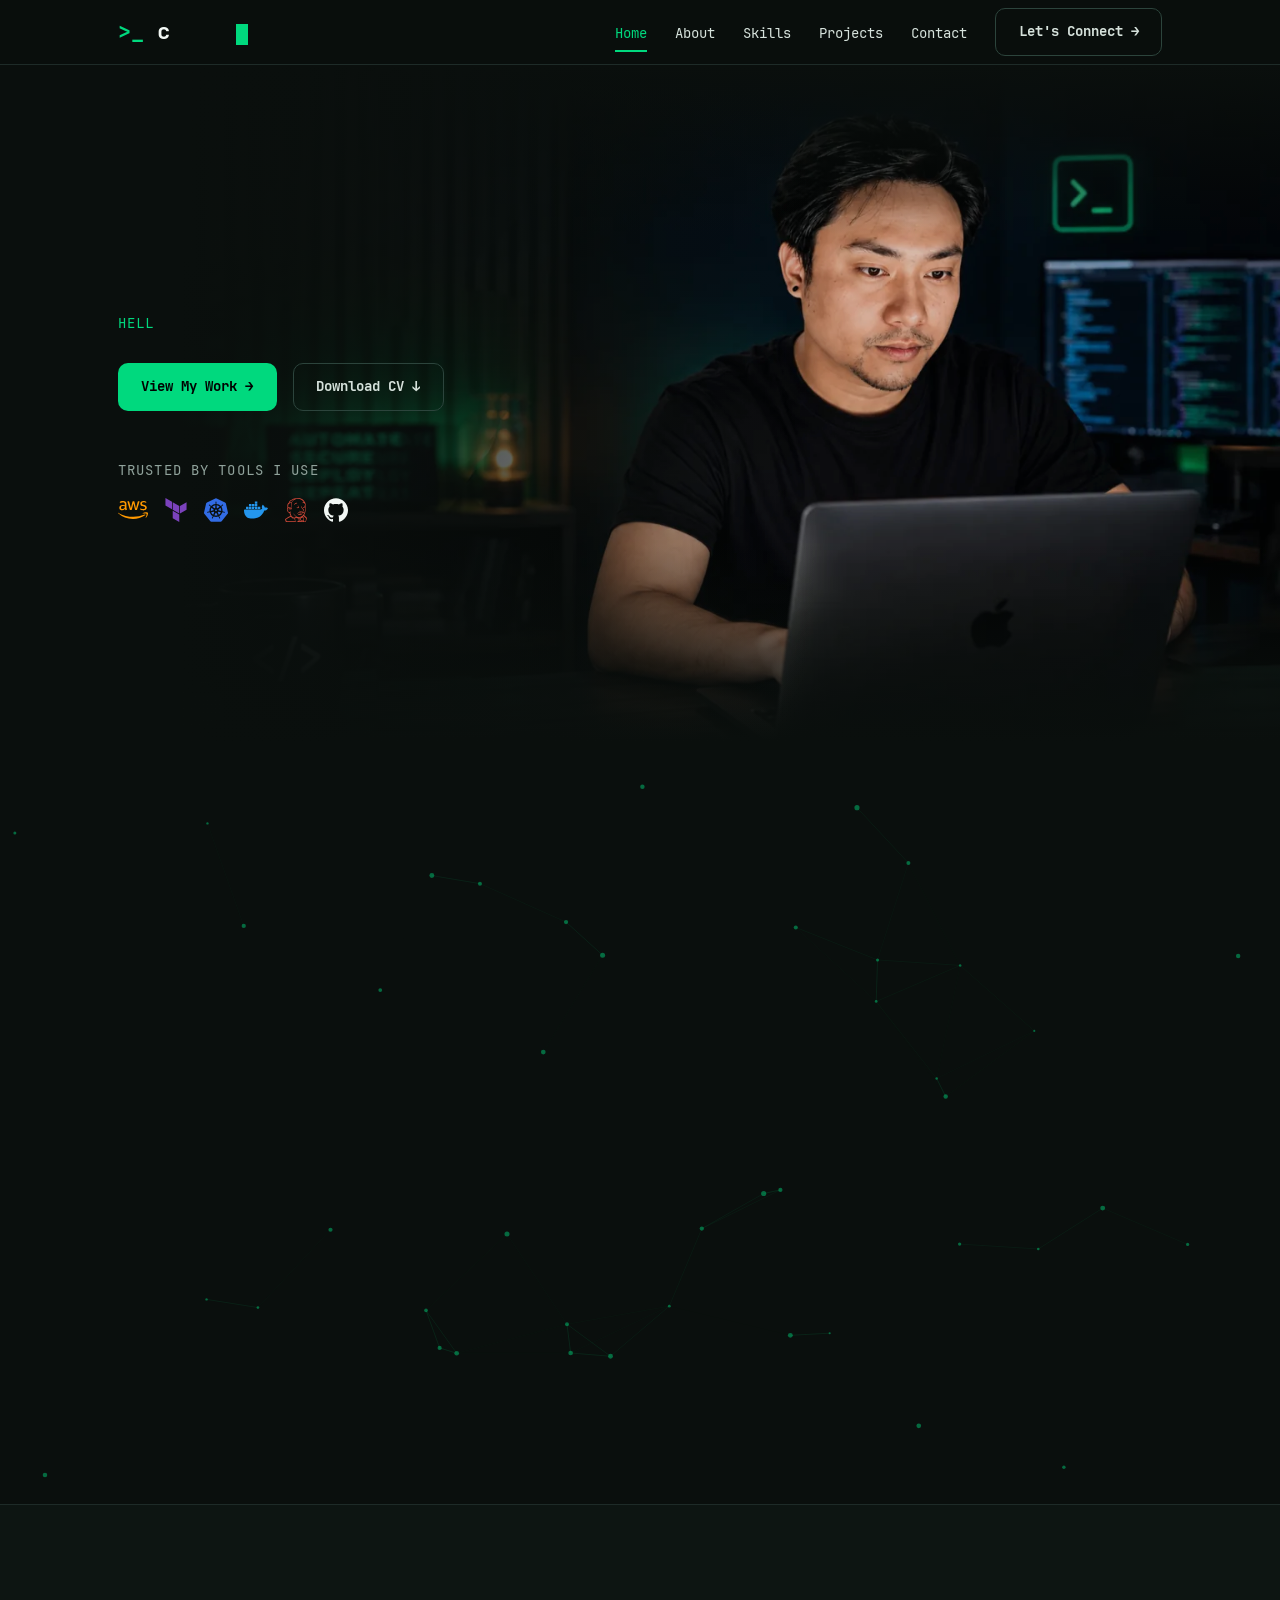
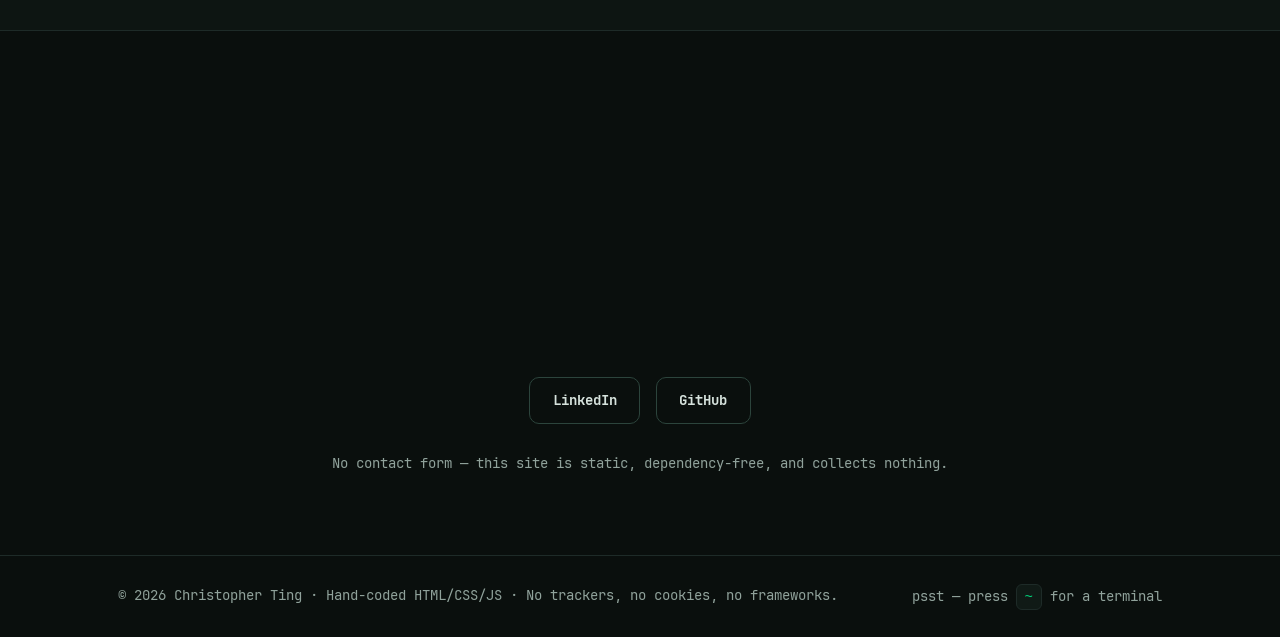
<file: index.html>
<!DOCTYPE html>
<html lang="en">
<head>
  <meta charset="utf-8">
  <meta name="viewport" content="width=device-width, initial-scale=1">
  <meta http-equiv="Content-Security-Policy" content="default-src 'none'; script-src 'self'; style-src 'self'; img-src 'self'; font-src 'self'; base-uri 'none'; form-action 'none'">
  <meta name="referrer" content="no-referrer">
  <meta name="color-scheme" content="dark">
  <title>Christopher Ting — DevOps &amp; SecOps Engineer</title>
  <meta name="description" content="Systems Administrator turned DevOps / SecOps Engineer in Ottawa. 7+ years running secure, automated, observable hybrid infrastructure — AWS, EKS, Terraform, Jenkins, SIEM, SOC 2.">

  <link rel="canonical" href="https://cj-ting.github.io/cj_portfolio/">
  <meta property="og:type" content="website">
  <meta property="og:title" content="Christopher Ting — DevOps &amp; SecOps Engineer">
  <meta property="og:description" content="Secure, automated, observable infrastructure. 7+ years across DevOps and security operations.">
  <meta property="og:image" content="https://cj-ting.github.io/cj_portfolio/assets/img/og-image.png">
  <meta name="twitter:card" content="summary_large_image">
  <link rel="icon" href="assets/img/favicon.svg" type="image/svg+xml">
  <link rel="apple-touch-icon" href="assets/img/apple-touch-icon.png">
  <link rel="stylesheet" href="css/tokens.css">
  <link rel="stylesheet" href="css/base.css">
  <link rel="stylesheet" href="css/layout.css">
  <link rel="stylesheet" href="css/components.css">
  <script type="module" src="js/main.js"></script>
</head>
<body>
  <a class="skip-link" href="#main">Skip to content</a>

  <header class="site-header">
    <nav class="nav container" aria-label="Main">
      <a class="nav__brand" href="#home"><span class="nav__brand-glyph" aria-hidden="true">&gt;_</span> <span class="nav__brand-name">cj-ops</span><span class="nav__brand-cursor" aria-hidden="true"></span></a>
      <button class="nav__toggle" type="button" aria-expanded="false" aria-controls="nav-menu">
        <span class="nav__toggle-bar" aria-hidden="true"></span>
        <span class="visually-hidden">Menu</span>
      </button>
      <ul class="nav__menu" id="nav-menu">
        <li><a href="#home" aria-current="page">Home</a></li>
        <li><a href="#about">About</a></li>
        <li><a href="#skills">Skills</a></li>
        <li><a href="#projects">Projects</a></li>
        <li><a href="#contact">Contact</a></li>
        <li><a class="btn btn--ghost nav__cta" href="#contact">Let's Connect <span aria-hidden="true">→</span></a></li>
      </ul>
    </nav>
  </header>

  <main id="main">

    <!-- ============ HERO ============ -->
    <section class="hero" id="home">
      <div class="hero__photo">
        <picture>
          <source type="image/webp" srcset="assets/img/hero-960.webp 960w, assets/img/hero-1536.webp 1536w" sizes="100vw">
          <img src="assets/img/hero-1536.webp" alt="Christopher Ting working at a laptop in a dark, terminal-lit workspace" width="1536" height="890" fetchpriority="high">
        </picture>
      </div>
      <div class="container hero__grid">
        <div class="hero__copy">
          <p class="hero__kicker" data-type>Hello, I'm</p>
          <h1 class="hero__title" data-type>CJ Ting</h1>
          <p class="hero__role" data-type-rich><span class="accent">DevOps</span> &amp; <span class="accent">SecOps</span> Engineer</p>
          <p class="hero__sub" data-type-out>7+ years of hands-on experience supporting secure Linux and Windows environments — three years owning IT and security operations, then moving to DevOps to manage AWS infrastructure, EKS access control, and CI/CD automation. I like infrastructure that is boring in the best way: patched, monitored, documented, and recoverable.</p>
          <div class="hero__cta">
            <a class="btn btn--solid" href="#projects">View My Work <span aria-hidden="true">→</span></a>
            <a class="btn btn--ghost" href="cv.html">Download CV <span aria-hidden="true">↓</span></a>
          </div>
          <div class="hero__trust">
            <p class="hero__trust-label">TRUSTED BY TOOLS I USE</p>
            <ul class="tool-strip">
              <li><img src="assets/img/logos/aws.svg" alt="AWS" width="30" height="24"></li>
              <li><img src="assets/img/logos/terraform.svg" alt="Terraform" width="24" height="24"></li>
              <li><img src="assets/img/logos/kubernetes.svg" alt="Kubernetes" width="24" height="24"></li>
              <li><img src="assets/img/logos/docker.svg" alt="Docker" width="24" height="24"></li>
              <li><img src="assets/img/logos/jenkins.svg" alt="Jenkins" width="24" height="24"></li>
              <li><img src="assets/img/logos/github.svg" alt="GitHub" width="24" height="24"></li>
            </ul>
          </div>
        </div>
        <div class="hero__media" aria-hidden="true"></div>
      </div>
    </section>

    <!-- ============ ABOUT ============ -->
    <section class="section about" id="about">
      <canvas class="about__canvas" aria-hidden="true"></canvas>
      <div class="container">
        <div class="term about-term reveal">
          <div class="term__bar">
            <span class="term__dot"></span><span class="term__dot"></span><span class="term__dot"></span>
            <span class="term__title">cj@localhost:~</span>
          </div>
          <div class="term__body about-term__body" data-type-trigger>
            <p class="term__line"><span class="term__prompt">cj@localhost:~$</span> <span class="term__cmd" data-type>cat about_me.txt</span></p>
            <div class="about-term__output">
              <div class="about-term__col">
                <h2 class="about-term__heading"><span aria-hidden="true">&gt;</span> About Me</h2>
                <p data-type-out>DevOps &amp; SecOps engineer with 7+ years running secure Linux and Windows hybrid environments. At Slice Labs I've worn both hats — three years owning IT and security operations (SOC 2 readiness, SIEM monitoring, incident response), then moving to DevOps to manage AWS infrastructure, EKS access control, and CI/CD automation.</p>
                <h3 class="about-term__heading about-term__heading--gap"><span aria-hidden="true">&gt;</span> Experience Summary</h3>
                <div class="about-term__stats">
                  <div class="stat">
                    <p class="stat__num"><span data-counter data-target="7">7</span>+</p>
                    <p class="stat__label">Years Experience</p>
                  </div>
                  <div class="stat">
                    <p class="stat__num"><span data-counter data-target="25">25</span>+</p>
                    <p class="stat__label">Technologies</p>
                  </div>
                  <div class="stat">
                    <p class="stat__num"><span data-counter data-target="2">2</span></p>
                    <p class="stat__label">Disciplines</p>
                  </div>
                </div>
              </div>
              <div class="about-term__col">
                <h2 class="about-term__heading"><span aria-hidden="true">&gt;</span> What I Focus On</h2>
                <ul class="focus-list">
                  <li>
                    <span class="focus-list__icon" aria-hidden="true">⚙</span>
                    <div>
                      <h3>Automation</h3>
                      <p>Terraform, Jenkins, Bash and Python. If I have to do it twice, I script it.</p>
                    </div>
                  </li>
                  <li>
                    <span class="focus-list__icon" aria-hidden="true">🛡</span>
                    <div>
                      <h3>Security</h3>
                      <p>IAM, SIEM monitoring, incident response, and SOC 2 readiness — a daily practice, not an audit-week scramble.</p>
                    </div>
                  </li>
                  <li>
                    <span class="focus-list__icon" aria-hidden="true">📈</span>
                    <div>
                      <h3>Reliability</h3>
                      <p>Monitoring, alerting, and disaster recovery planning. Catch it before users do.</p>
                    </div>
                  </li>
                </ul>
              </div>
            </div>
            <p class="term__line"><span class="term__prompt">cj@localhost:~$</span> <span class="term__cursor" aria-hidden="true"></span></p>
          </div>
        </div>
      </div>
    </section>

    <!-- ============ SKILLS ============ -->
    <section class="section section--alt" id="skills">
      <div class="container">
        <h2 class="section__title reveal"><span class="section__hash" aria-hidden="true">##</span> Technologies &amp; Tools</h2>
        <ul class="tech-grid">
          <li class="tech-grid__item reveal">
            <img src="assets/img/logos/aws.svg" alt="" width="35" height="28">
            <span class="tech-grid__label">AWS</span>
          </li>
          <li class="tech-grid__item reveal">
            <img src="assets/img/logos/terraform.svg" alt="" width="28" height="28">
            <span class="tech-grid__label">Terraform</span>
          </li>
          <li class="tech-grid__item reveal">
            <img src="assets/img/logos/kubernetes.svg" alt="" width="28" height="28">
            <span class="tech-grid__label">Kubernetes</span>
          </li>
          <li class="tech-grid__item reveal">
            <img src="assets/img/logos/docker.svg" alt="" width="28" height="28">
            <span class="tech-grid__label">Docker</span>
          </li>
          <li class="tech-grid__item reveal">
            <img src="assets/img/logos/jenkins.svg" alt="" width="28" height="28">
            <span class="tech-grid__label">Jenkins</span>
          </li>
          <li class="tech-grid__item reveal">
            <img src="assets/img/logos/github.svg" alt="" width="28" height="28">
            <span class="tech-grid__label">GitHub</span>
          </li>
          <li class="tech-grid__item reveal">
            <img src="assets/img/logos/datadog.svg" alt="" width="28" height="28">
            <span class="tech-grid__label">DataDog</span>
          </li>
          <li class="tech-grid__item reveal">
            <img src="assets/img/logos/splunk.svg" alt="" width="28" height="28">
            <span class="tech-grid__label">Splunk</span>
          </li>
          <li class="tech-grid__item reveal">
            <img src="assets/img/logos/vscode.svg" alt="" width="28" height="28">
            <span class="tech-grid__label">VS Code</span>
          </li>
          <li class="tech-grid__item reveal">
            <img src="assets/img/logos/claude.svg" alt="" width="28" height="28">
            <span class="tech-grid__label">Claude</span>
          </li>
        </ul>
      </div>
    </section>

    <!-- ============ WHAT I DO ============ -->
    <section class="section" id="services">
      <div class="container">
        <h2 class="section__title reveal"><span class="section__hash" aria-hidden="true">##</span> What I Do</h2>
        <div class="services__grid">
          <div class="card card--tilt reveal">
            <span class="card__icon" aria-hidden="true">☁</span>
            <h3>Cloud Infrastructure</h3>
            <p>Design and manage secure, highly available AWS infrastructure — networking, compute, storage, and IAM.</p>
            <a class="card__link" href="#projects">Learn more <span aria-hidden="true">→</span></a>
          </div>
          <div class="card card--tilt reveal">
            <span class="card__icon" aria-hidden="true">🔁</span>
            <h3>CI/CD Automation</h3>
            <p>Automated build and deployment pipelines with Jenkins, Terraform, and Docker — repeatable and auditable.</p>
            <a class="card__link" href="#projects">Learn more <span aria-hidden="true">→</span></a>
          </div>
          <div class="card card--tilt reveal">
            <span class="card__icon" aria-hidden="true">🔐</span>
            <h3>Security &amp; Compliance</h3>
            <p>SIEM monitoring, incident response, and SOC 2 readiness — policy, controls, and audit evidence.</p>
            <a class="card__link" href="#projects">Learn more <span aria-hidden="true">→</span></a>
          </div>
        </div>
      </div>
    </section>

    <!-- ============ PROJECTS ============ -->
    <section class="section section--alt" id="projects">
      <div class="container">
        <h2 class="section__title reveal"><span class="section__hash" aria-hidden="true">##</span> Featured Projects</h2>
        <p class="section__lede reveal">Case studies from real production work. No inflated numbers — just what I actually run.</p>
        <div class="projects__grid">
          <article class="card card--tilt project reveal">
            <div class="project__thumb-wrap">
              <span class="project__tag">AWS + Terraform</span>
              <img class="project__thumb" src="assets/img/proj-eks.svg" alt="" width="640" height="360" loading="lazy">
            </div>
            <div class="project__body">
              <h3>Secure EKS Infrastructure &amp; Access Control</h3>
              <p>IAM-based access control and resource allocation for containerized workloads on Amazon EKS, alongside firewall, VPN, and encryption management.</p>
              <ul class="tags"><li>AWS</li><li>EKS</li><li>IAM</li><li>Kubernetes</li></ul>
              <a class="project__link" href="cv.html">View Project <span aria-hidden="true">→</span></a>
            </div>
          </article>
          <article class="card card--tilt project reveal">
            <div class="project__thumb-wrap">
              <span class="project__tag">Jenkins + Docker</span>
              <img class="project__thumb" src="assets/img/proj-cicd.svg" alt="" width="640" height="360" loading="lazy">
            </div>
            <div class="project__body">
              <h3>CI/CD Pipeline Automation</h3>
              <p>Automated CI/CD pipelines using Jenkins, Terraform, and Docker to standardize and secure deployment workflows.</p>
              <ul class="tags"><li>Jenkins</li><li>Terraform</li><li>Docker</li><li>Git</li></ul>
              <a class="project__link" href="cv.html">View Project <span aria-hidden="true">→</span></a>
            </div>
          </article>
          <article class="card card--tilt project reveal">
            <div class="project__thumb-wrap">
              <span class="project__tag">SOC 2 + SIEM</span>
              <img class="project__thumb" src="assets/img/proj-soc2.svg" alt="" width="640" height="360" loading="lazy">
            </div>
            <div class="project__body">
              <h3>SOC 2 Readiness &amp; Security Operations</h3>
              <p>Drove SOC 2 readiness — policy and control review, audit evidence collection — while running day-to-day SIEM alert triage and incident response.</p>
              <ul class="tags"><li>SOC 2</li><li>SIEM</li><li>Incident Response</li><li>Pen Testing</li></ul>
              <a class="project__link" href="cv.html">View Project <span aria-hidden="true">→</span></a>
            </div>
          </article>
        </div>
      </div>
    </section>

    <!-- ============ CONTACT ============ -->
    <section class="section contact" id="contact">
      <div class="container">
        <h2 class="section__title reveal"><span class="section__hash" aria-hidden="true">##</span> Contact</h2>
        <div class="cta-bar reveal">
          <span class="cta-bar__icon" aria-hidden="true">✈</span>
          <div class="cta-bar__text">
            <h3>Let's build something great together!</h3>
            <p>Open to DevOps and SecOps roles — Ottawa or remote.</p>
          </div>
          <!-- Email assembled at runtime from data parts; no address in source. -->
          <a class="btn btn--solid cta-bar__btn" href="#contact" data-email data-u="sennahojrehpotsirhc" data-d="moc.liamg">Get In Touch <span aria-hidden="true">→</span></a>
        </div>
        <div class="contact__links">
          <a class="btn btn--ghost" href="https://www.linkedin.com/in/christopher-ting-51550a16" rel="noopener noreferrer">LinkedIn</a>
          <a class="btn btn--ghost" href="https://github.com/cj-ting" rel="noopener noreferrer">GitHub</a>
        </div>
        <noscript><p class="contact__noscript">Email: christopherjohannes [at] gmail [dot] com</p></noscript>
        <p class="contact__note">No contact form — this site is static, dependency-free, and collects nothing.</p>
      </div>
    </section>
  </main>

  <footer class="footer">
    <div class="container footer__inner">
      <p>© 2026 Christopher Ting · Hand-coded HTML/CSS/JS · No trackers, no cookies, no frameworks.</p>
      <p class="footer__hint">psst — press <button class="footer__key" type="button" data-term-open><kbd>~</kbd></button> for a terminal</p>
    </div>
  </footer>

  <!-- ============ TERMINAL EASTER EGG ============ -->
  <dialog class="termdialog" aria-label="Interactive terminal">
    <div class="term term--dialog">
      <div class="term__bar">
        <span class="term__dot"></span><span class="term__dot"></span><span class="term__dot"></span>
        <span class="term__title">guest@cj-ops:~</span>
        <button class="termdialog__close" type="button" data-term-close aria-label="Close terminal">✕</button>
      </div>
      <div class="term__body termdialog__body">
        <div class="termdialog__log" aria-live="polite"></div>
        <p class="termdialog__row">
          <label class="term__prompt" for="term-input">$</label>
          <input class="termdialog__input" id="term-input" type="text" autocomplete="off" autocapitalize="off" spellcheck="false" enterkeyhint="send" placeholder="type 'help'">
        </p>
      </div>
    </div>
  </dialog>
</body>
</html>
</file>
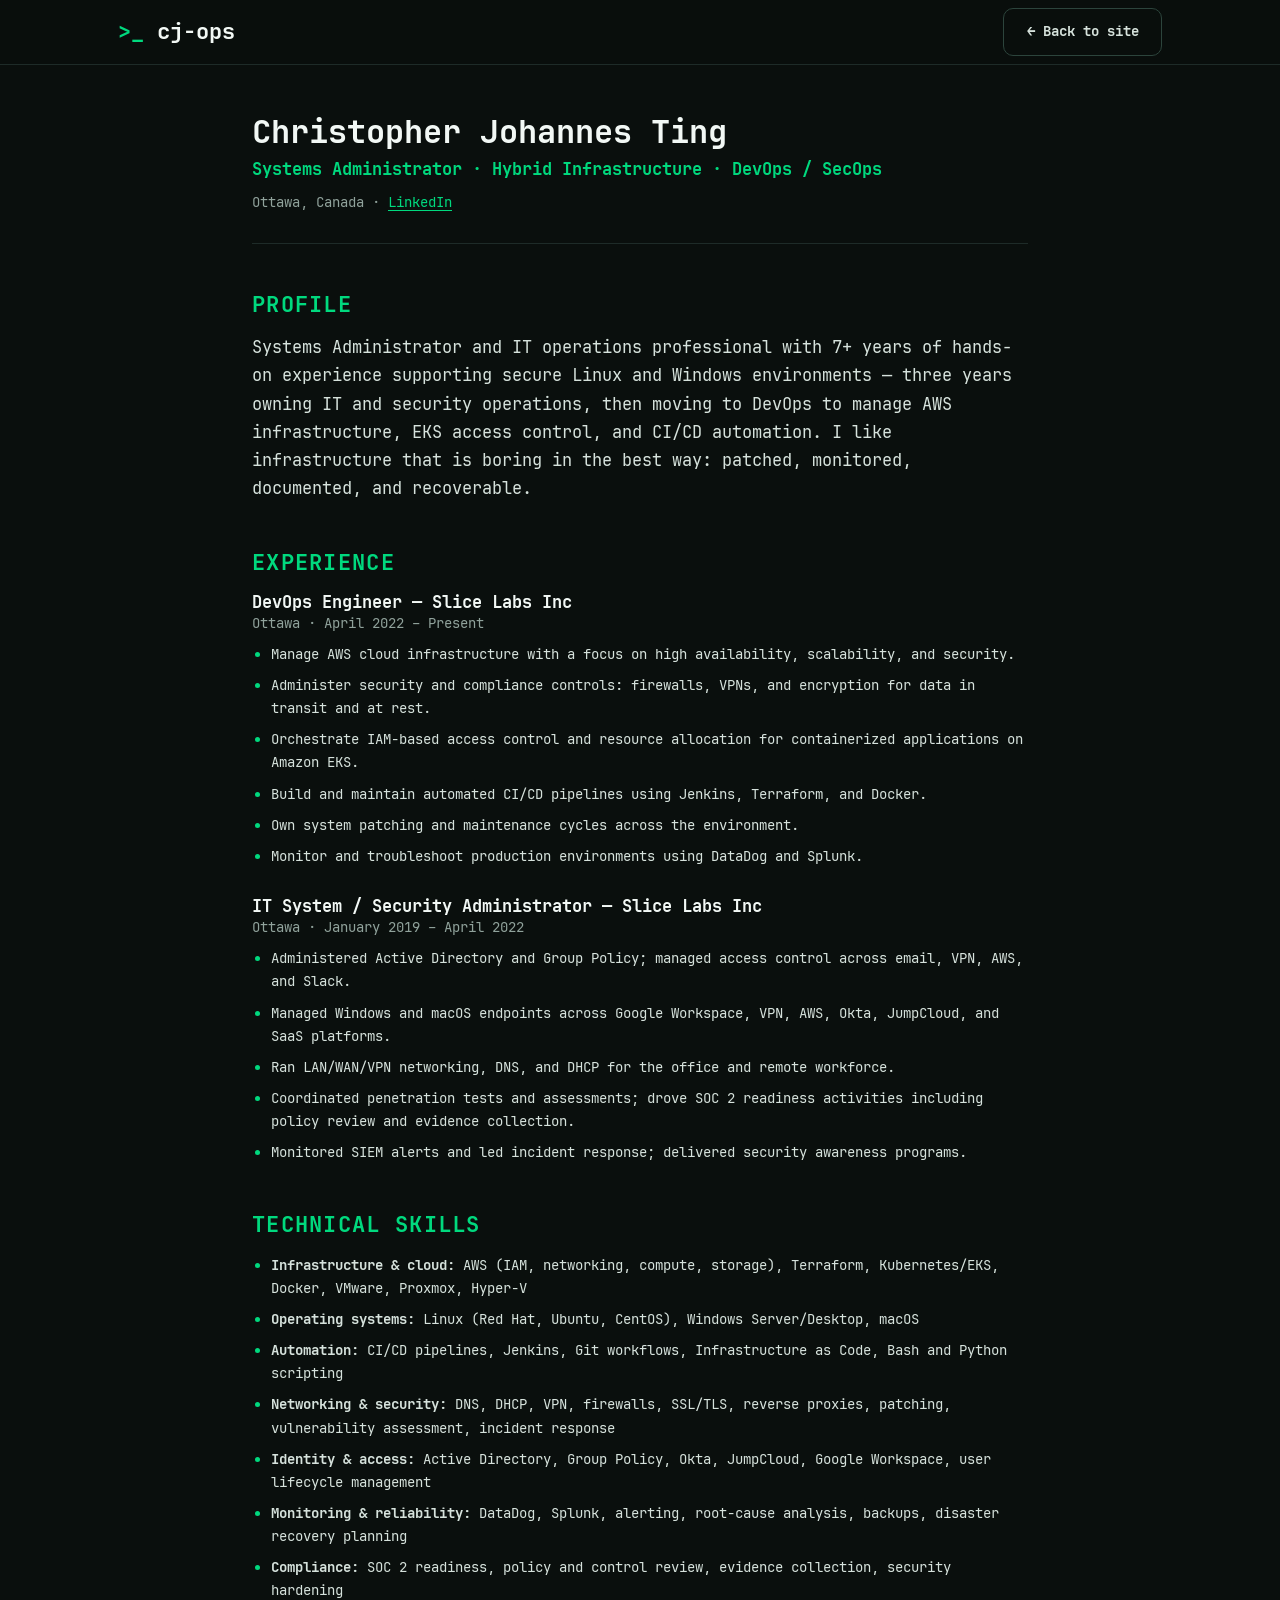
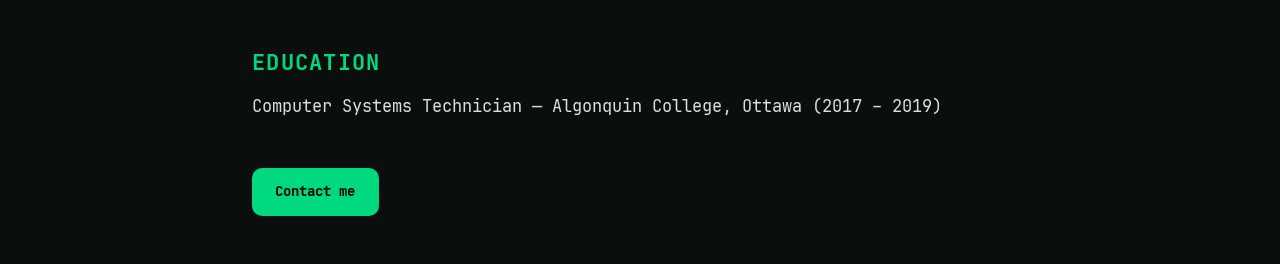
<file: cv.html>
<!DOCTYPE html>
<html lang="en">
<head>
  <meta charset="utf-8">
  <meta name="viewport" content="width=device-width, initial-scale=1">
  <meta http-equiv="Content-Security-Policy" content="default-src 'none'; style-src 'self'; img-src 'self'; font-src 'self'; base-uri 'none'; form-action 'none'">
  <meta name="referrer" content="no-referrer">
  <meta name="color-scheme" content="dark light">
  <title>CV — Christopher Ting</title>
  <meta name="description" content="CV of Christopher Ting, Systems Administrator / DevOps / SecOps, Ottawa.">
  <link rel="icon" href="assets/img/favicon.svg" type="image/svg+xml">
  <link rel="stylesheet" href="css/tokens.css">
  <link rel="stylesheet" href="css/base.css">
  <link rel="stylesheet" href="css/layout.css">
  <link rel="stylesheet" href="css/components.css">
  <link rel="stylesheet" href="css/cv.css">
</head>
<body>
  <a class="skip-link" href="#cv">Skip to content</a>
  <header class="site-header">
    <nav class="nav container" aria-label="Main">
      <a class="nav__brand" href="./"><span class="nav__brand-glyph" aria-hidden="true">&gt;_</span> cj-ops</a>
      <a class="btn btn--ghost" href="./">← Back to site</a>
    </nav>
  </header>

  <main class="cv" id="cv">
    <header>
      <h1>Christopher Johannes Ting</h1>
      <p class="cv__role">Systems Administrator · Hybrid Infrastructure · DevOps / SecOps</p>
      <p class="cv__meta">Ottawa, Canada · <a href="https://www.linkedin.com/in/christopher-ting-51550a16">LinkedIn</a></p>
    </header>

    <section aria-labelledby="cv-objective">
      <h2 id="cv-objective">Profile</h2>
      <p>Systems Administrator and IT operations professional with 7+ years of hands-on experience supporting secure Linux and Windows environments — three years owning IT and security operations, then moving to DevOps to manage AWS infrastructure, EKS access control, and CI/CD automation. I like infrastructure that is boring in the best way: patched, monitored, documented, and recoverable.</p>
    </section>

    <section aria-labelledby="cv-exp">
      <h2 id="cv-exp">Experience</h2>

      <div class="cv__job">
        <h3>DevOps Engineer — Slice Labs Inc</h3>
        <p class="cv__where">Ottawa · April 2022 – Present</p>
        <ul>
          <li>Manage AWS cloud infrastructure with a focus on high availability, scalability, and security.</li>
          <li>Administer security and compliance controls: firewalls, VPNs, and encryption for data in transit and at rest.</li>
          <li>Orchestrate IAM-based access control and resource allocation for containerized applications on Amazon EKS.</li>
          <li>Build and maintain automated CI/CD pipelines using Jenkins, Terraform, and Docker.</li>
          <li>Own system patching and maintenance cycles across the environment.</li>
          <li>Monitor and troubleshoot production environments using DataDog and Splunk.</li>
        </ul>
      </div>

      <div class="cv__job">
        <h3>IT System / Security Administrator — Slice Labs Inc</h3>
        <p class="cv__where">Ottawa · January 2019 – April 2022</p>
        <ul>
          <li>Administered Active Directory and Group Policy; managed access control across email, VPN, AWS, and Slack.</li>
          <li>Managed Windows and macOS endpoints across Google Workspace, VPN, AWS, Okta, JumpCloud, and SaaS platforms.</li>
          <li>Ran LAN/WAN/VPN networking, DNS, and DHCP for the office and remote workforce.</li>
          <li>Coordinated penetration tests and assessments; drove SOC 2 readiness activities including policy review and evidence collection.</li>
          <li>Monitored SIEM alerts and led incident response; delivered security awareness programs.</li>
        </ul>
      </div>
    </section>

    <section aria-labelledby="cv-skills">
      <h2 id="cv-skills">Technical Skills</h2>
      <ul>
        <li><strong>Infrastructure &amp; cloud:</strong> AWS (IAM, networking, compute, storage), Terraform, Kubernetes/EKS, Docker, VMware, Proxmox, Hyper-V</li>
        <li><strong>Operating systems:</strong> Linux (Red Hat, Ubuntu, CentOS), Windows Server/Desktop, macOS</li>
        <li><strong>Automation:</strong> CI/CD pipelines, Jenkins, Git workflows, Infrastructure as Code, Bash and Python scripting</li>
        <li><strong>Networking &amp; security:</strong> DNS, DHCP, VPN, firewalls, SSL/TLS, reverse proxies, patching, vulnerability assessment, incident response</li>
        <li><strong>Identity &amp; access:</strong> Active Directory, Group Policy, Okta, JumpCloud, Google Workspace, user lifecycle management</li>
        <li><strong>Monitoring &amp; reliability:</strong> DataDog, Splunk, alerting, root-cause analysis, backups, disaster recovery planning</li>
        <li><strong>Compliance:</strong> SOC 2 readiness, policy and control review, evidence collection, security hardening</li>
      </ul>
    </section>

    <section aria-labelledby="cv-edu">
      <h2 id="cv-edu">Education</h2>
      <p>Computer Systems Technician — Algonquin College, Ottawa (2017 – 2019)</p>
    </section>

    <p class="cv__actions">
      <a class="btn btn--solid" href="./#contact">Contact me</a>
    </p>
  </main>
</body>
</html>
</file>
<file: css/tokens.css>
/* Design tokens — single source of truth for the theme. */
:root {
  /* color */
  --bg: #0a0f0d;
  --bg-raise: #0d1512;
  --surface: #101a16;
  --surface-2: #13201b;
  --border: #1e2b28;
  --border-bright: #2c443c;
  --accent: #00d97e;
  --accent-strong: #35eb9e;
  --accent-dim: rgba(0, 217, 126, 0.14);
  --accent-glow: rgba(0, 217, 126, 0.35);
  --text: #d6e2dc;
  --text-strong: #f2f8f5;
  --muted: #90a29b;

  /* type */
  --font-mono: "JetBrains Mono", ui-monospace, "Cascadia Mono", "SF Mono", Menlo, Consolas, monospace;
  --fs-sm: clamp(0.8rem, 0.78rem + 0.12vw, 0.875rem);
  --fs-base: clamp(0.95rem, 0.9rem + 0.25vw, 1.0625rem);
  --fs-md: clamp(1.1rem, 1rem + 0.5vw, 1.35rem);
  --fs-lg: clamp(1.4rem, 1.2rem + 1vw, 2rem);
  --fs-xl: clamp(2rem, 1.5rem + 2.6vw, 3.6rem);

  /* space & shape */
  --space-1: 0.25rem;
  --space-2: 0.5rem;
  --space-3: 1rem;
  --space-4: 1.75rem;
  --space-5: 3rem;
  --space-6: 5rem;
  --radius: 10px;
  --radius-lg: 14px;
  --shadow-glow: 0 0 0 1px var(--border-bright), 0 0 28px var(--accent-dim);
  --container: 1100px;

  /* motion */
  --ease: cubic-bezier(0.22, 1, 0.36, 1);
  --dur: 500ms;
}
</file>
<file: css/base.css>
/* Fonts — self-hosted, no CDN. */
@font-face {
  font-family: "JetBrains Mono";
  src: url("../assets/fonts/jetbrains-mono-400.woff2") format("woff2");
  font-weight: 400;
  font-style: normal;
  font-display: swap;
}
@font-face {
  font-family: "JetBrains Mono";
  src: url("../assets/fonts/jetbrains-mono-700.woff2") format("woff2");
  font-weight: 700;
  font-style: normal;
  font-display: swap;
}

/* Reset */
*, *::before, *::after { box-sizing: border-box; }
* { margin: 0; }
html { color-scheme: dark; }
img, picture, svg, canvas { display: block; max-width: 100%; height: auto; }
input, button { font: inherit; }
ul[class] { list-style: none; padding: 0; }
p, h1, h2, h3 { overflow-wrap: break-word; }

body {
  background: var(--bg);
  color: var(--text);
  font-family: var(--font-mono);
  font-size: var(--fs-base);
  line-height: 1.65;
  -webkit-font-smoothing: antialiased;
}

h1, h2, h3 { color: var(--text-strong); line-height: 1.2; text-wrap: balance; }

a { color: var(--accent); text-decoration-thickness: 1px; text-underline-offset: 3px; }
a:hover { color: var(--accent-strong); }

::selection { background: var(--accent); color: var(--bg); }

/* Focus — always visible, never removed. */
:focus-visible {
  outline: 2px solid var(--accent);
  outline-offset: 3px;
  border-radius: 2px;
}

/* Smooth scrolling only for those who allow motion. */
@media (prefers-reduced-motion: no-preference) {
  html { scroll-behavior: smooth; }
}
html { scroll-padding-top: 5rem; }

/* Skip link */
.skip-link {
  position: absolute;
  left: var(--space-3);
  top: var(--space-3);
  z-index: 100;
  padding: var(--space-2) var(--space-3);
  background: var(--accent);
  color: var(--bg);
  font-weight: 700;
  text-decoration: none;
  border-radius: var(--radius);
  transform: translateY(-300%);
}
.skip-link:focus { transform: none; }

.visually-hidden {
  position: absolute;
  width: 1px; height: 1px;
  padding: 0; margin: -1px;
  overflow: hidden;
  clip-path: inset(50%);
  white-space: nowrap;
}

.accent { color: var(--accent); }

/*
 * Scroll-reveal gating: content is fully visible by default (the no-JS floor).
 * Only when JS has loaded (html.js-enabled) do reveal elements start hidden.
 * Uses the standalone `translate` property (not `transform`) so it never
 * collides with a component's own hover transform (e.g. a magnify effect).
 */
.js-enabled .reveal {
  opacity: 0;
  translate: 0 22px;
  transition: opacity var(--dur) var(--ease), translate var(--dur) var(--ease);
}
.js-enabled .reveal.is-visible { opacity: 1; translate: none; }

/* Global kill switch: reduced motion disables every animation and transition. */
@media (prefers-reduced-motion: reduce) {
  *, *::before, *::after {
    animation-duration: 0.01ms !important;
    animation-iteration-count: 1 !important;
    transition-duration: 0.01ms !important;
  }
  .js-enabled .reveal { opacity: 1; translate: none; }
}
</file>
<file: css/layout.css>
.container {
  max-width: var(--container);
  margin-inline: auto;
  padding-inline: var(--space-4);
}

/* ---------- Header / nav ---------- */
.site-header {
  position: sticky;
  top: 0;
  z-index: 50;
  background: color-mix(in srgb, var(--bg) 82%, transparent);
  backdrop-filter: blur(10px);
  -webkit-backdrop-filter: blur(10px);
  border-bottom: 1px solid var(--border);
}
.nav {
  display: flex;
  align-items: center;
  justify-content: space-between;
  gap: var(--space-3);
  min-height: 4rem;
}
.nav__brand {
  font-weight: 700;
  font-size: var(--fs-md);
  color: var(--text-strong);
  text-decoration: none;
  white-space: nowrap;
}
.nav__brand-glyph { color: var(--accent); }
.nav__brand-name { display: inline-block; min-width: 6ch; }
.nav__brand-cursor {
  display: inline-block;
  width: 0.55em;
  height: 1em;
  margin-left: 1px;
  background: var(--accent);
  vertical-align: text-bottom;
  animation: blink 1.1s steps(1) infinite;
}
.nav__menu {
  display: flex;
  align-items: center;
  gap: var(--space-4);
}
.nav__menu a:not(.btn) {
  color: var(--text);
  text-decoration: none;
  font-size: var(--fs-sm);
  padding-block: var(--space-2);
  border-bottom: 2px solid transparent;
}
.nav__menu a:not(.btn):hover,
.nav__menu a:not(.btn)[aria-current="page"] {
  color: var(--accent);
  border-bottom-color: var(--accent);
}
.nav__toggle { display: none; }

@media (max-width: 720px) {
  .nav__toggle {
    display: grid;
    place-items: center;
    width: 2.75rem;
    height: 2.75rem;
    background: none;
    border: 1px solid var(--border);
    border-radius: var(--radius);
    cursor: pointer;
  }
  .nav__toggle-bar,
  .nav__toggle-bar::before,
  .nav__toggle-bar::after {
    content: "";
    display: block;
    width: 1.25rem;
    height: 2px;
    background: var(--accent);
    position: relative;
    transition: transform 200ms var(--ease);
  }
  .nav__toggle-bar::before { position: absolute; top: -6px; }
  .nav__toggle-bar::after { position: absolute; top: 6px; }
  .nav__toggle[aria-expanded="true"] .nav__toggle-bar { transform: rotate(45deg); }
  .nav__toggle[aria-expanded="true"] .nav__toggle-bar::before { transform: rotate(-90deg) translateX(-6px); }
  .nav__toggle[aria-expanded="true"] .nav__toggle-bar::after { opacity: 0; }

  .nav__menu {
    position: absolute;
    inset: 100% 0 auto 0;
    flex-direction: column;
    align-items: stretch;
    gap: 0;
    background: var(--bg-raise);
    border-bottom: 1px solid var(--border);
    padding: var(--space-3) var(--space-4) var(--space-4);
    display: none;
  }
  .nav__menu.is-open { display: flex; }
  .nav__menu a:not(.btn) { padding: var(--space-3); border-bottom: 1px solid var(--border); }
  .nav__cta { margin-top: var(--space-3); text-align: center; }
}

/* ---------- Hero ---------- */
.hero {
  position: relative;
  overflow: hidden;
  padding-block: var(--space-6);
  min-height: min(86vh, 44rem);
  display: flex;
  align-items: center;
}
/* Full-bleed photo behind the whole hero, darkened on the left so the
   headline stays readable over the desk scene. */
.hero__photo {
  position: absolute;
  inset: 0;
  z-index: 0;
  pointer-events: none;
}
.hero__photo picture,
.hero__photo img {
  width: 100%;
  height: 100%;
  object-fit: cover;
  object-position: center 22%;
}
.hero__photo::after {
  content: "";
  position: absolute;
  inset: 0;
  background:
    linear-gradient(90deg, var(--bg) 14%, color-mix(in srgb, var(--bg) 55%, transparent) 42%, transparent 64%),
    linear-gradient(180deg, var(--bg), transparent 24%),
    linear-gradient(0deg, var(--bg) 4%, transparent 32%),
    color-mix(in srgb, var(--bg) 16%, transparent);
}
.hero__grid {
  position: relative;
  z-index: 1;
  width: 100%;
  display: grid;
  grid-template-columns: minmax(0, 1.15fr) minmax(0, 1fr);
  gap: var(--space-5);
  align-items: center;
}
.hero__kicker { color: var(--accent); font-size: var(--fs-sm); text-transform: uppercase; letter-spacing: 0.08em; margin-bottom: var(--space-2); }
.hero__title { font-size: var(--fs-xl); margin-bottom: var(--space-2); }
.hero__role { font-size: var(--fs-md); font-weight: 700; color: var(--text-strong); margin-bottom: var(--space-3); }
.hero__sub { color: var(--text); max-width: 46ch; }
.hero__cta { display: flex; flex-wrap: wrap; gap: var(--space-3); margin-top: var(--space-4); }
.hero__trust { margin-top: var(--space-5); }
.hero__trust-label {
  color: var(--muted);
  font-size: var(--fs-sm);
  letter-spacing: 0.08em;
  margin-bottom: var(--space-3);
}
.hero__media { position: relative; }

@media (max-width: 900px) {
  .hero { min-height: 0; }
  .hero__grid { grid-template-columns: 1fr; }
  .hero__photo::after {
    background:
      linear-gradient(180deg, var(--bg), transparent 32%),
      linear-gradient(0deg, var(--bg) 6%, transparent 48%),
      color-mix(in srgb, var(--bg) 64%, transparent);
  }
  .hero__media { display: none; }
}

/* ---------- Sections ---------- */
.section { padding-block: var(--space-6); }
.section--alt { background: var(--bg-raise); border-block: 1px solid var(--border); }
.section__title { font-size: var(--fs-lg); margin-bottom: var(--space-5); }
.section__hash { color: var(--accent); }
.section__lede { color: var(--muted); margin: calc(-1 * var(--space-4)) 0 var(--space-5); max-width: 60ch; }

/* ---------- Stats ---------- */
.stats { border-block: 1px solid var(--border); background: var(--bg-raise); }
.stats__grid {
  display: grid;
  grid-template-columns: repeat(auto-fit, minmax(10rem, 1fr));
  gap: var(--space-4);
  padding-block: var(--space-5);
  text-align: center;
}
.stat__num { font-size: var(--fs-xl); font-weight: 700; color: var(--accent); line-height: 1; }
.stat__label { color: var(--muted); font-size: var(--fs-sm); margin-top: var(--space-2); }

/* ---------- About terminal ---------- */
.about { position: relative; overflow: hidden; }
/* Translucent so the particle canvas behind the section shows through
   instead of being fully hidden behind the terminal chrome. */
.term.about-term { background: color-mix(in srgb, var(--surface) 55%, transparent); }
.term.about-term .term__bar { background: color-mix(in srgb, var(--surface-2) 55%, transparent); }
.about__canvas {
  position: absolute;
  inset: 0;
  z-index: 0;
  width: 100%;
  height: 100%;
  pointer-events: none;
}
.about > .container { position: relative; z-index: 1; }
.term__body.about-term__body { padding: var(--space-4) var(--space-5) var(--space-5); }
.about-term__output {
  display: grid;
  grid-template-columns: minmax(0, 1.1fr) minmax(0, 1fr);
  gap: var(--space-5);
  margin: var(--space-4) 0 var(--space-3);
  transition: opacity 400ms var(--ease);
}
.is-typing .about-term__output { opacity: 0; }
.about-term__heading {
  color: var(--accent);
  font-size: var(--fs-sm);
  text-transform: uppercase;
  letter-spacing: 0.08em;
  margin-bottom: var(--space-3);
}
.about-term__heading--gap { margin-top: var(--space-4); }
.about-term__col { border-left: 1px solid var(--border); padding-left: var(--space-5); }
.about-term__col:first-child { border-left: none; padding-left: 0; }
.about-term__stats {
  display: grid;
  grid-template-columns: repeat(3, minmax(0, 1fr));
  gap: var(--space-3);
  margin-top: var(--space-4);
  text-align: left;
}
.about-term__stats .stat__num { font-size: var(--fs-lg); }
.focus-list { display: grid; gap: var(--space-4); }
.focus-list li { display: flex; gap: var(--space-3); }
.focus-list__icon {
  flex: none;
  display: inline-grid;
  place-items: center;
  width: 2.6rem;
  height: 2.6rem;
  border-radius: var(--radius);
  background: var(--accent-dim);
  border: 1px solid var(--border-bright);
  color: var(--accent);
  font-size: 1.2rem;
}
.focus-list h3 { font-size: var(--fs-md); margin-bottom: var(--space-1); }
.focus-list p { color: var(--muted); font-size: var(--fs-sm); }
@media (max-width: 900px) {
  .about-term__output { grid-template-columns: 1fr; }
  .about-term__col { border-left: none; border-top: 1px solid var(--border); padding-left: 0; padding-top: var(--space-5); }
  .about-term__col:first-child { border-top: none; padding-top: 0; }
}
@media (max-width: 480px) {
  .about-term__stats { grid-template-columns: 1fr; text-align: center; gap: var(--space-2); }
}

/* ---------- Grids ---------- */
.services__grid,
.projects__grid {
  display: grid;
  grid-template-columns: repeat(auto-fit, minmax(17rem, 1fr));
  gap: var(--space-4);
}
.tech-grid {
  display: grid;
  grid-template-columns: repeat(auto-fit, minmax(3.9rem, 1fr));
  gap: 0.35rem;
}
.tech-grid__item {
  display: flex;
  flex-direction: column;
  align-items: center;
  gap: 0.35rem;
  padding: 0.7rem 0.35rem;
  background: var(--surface);
  border: 1px solid var(--border);
  border-radius: var(--radius-lg);
  text-align: center;
  transform-origin: center bottom;
  transition: border-color 200ms var(--ease), transform 240ms var(--ease), box-shadow 240ms var(--ease);
}
/* macOS-dock-style magnify: the whole tile scales up from its base,
   growing upward — not just the icon inside it. */
.tech-grid__item:hover {
  border-color: var(--border-bright);
  transform: scale(1.4);
  box-shadow: var(--shadow-glow);
  z-index: 2;
}
.tech-grid__item img { height: 1.05rem; width: auto; }
.tech-grid__label { font-size: var(--fs-sm); color: var(--text); }

/* Roaming spotlight: each tile takes a 1s turn (10 tiles = 10s loop) —
   the tile swells and glows while its logo does one Y-axis flip.
   Deliberately animates `scale` + `filter` (not transform/box-shadow/
   border-color) so the :hover dock-magnify above still composes instead
   of being overridden for the whole animation duration. */
@media (prefers-reduced-motion: no-preference) {
  .tech-grid__item {
    animation: tech-roam 10s linear infinite;
    animation-delay: calc(var(--i, 0) * 1s);
  }
  .tech-grid__item img {
    animation: tech-flip 10s linear infinite;
    animation-delay: calc(var(--i, 0) * 1s);
  }
  .tech-grid__item:nth-child(2) { --i: 1; }
  .tech-grid__item:nth-child(3) { --i: 2; }
  .tech-grid__item:nth-child(4) { --i: 3; }
  .tech-grid__item:nth-child(5) { --i: 4; }
  .tech-grid__item:nth-child(6) { --i: 5; }
  .tech-grid__item:nth-child(7) { --i: 6; }
  .tech-grid__item:nth-child(8) { --i: 7; }
  .tech-grid__item:nth-child(9) { --i: 8; }
  .tech-grid__item:nth-child(10) { --i: 9; }
}
@keyframes tech-roam {
  /* z-index works here because the tiles are grid items. */
  0%, 10%, 100% { scale: 1; filter: none; z-index: 0; }
  5% { scale: 1.22; filter: drop-shadow(0 0 14px var(--accent-glow)); z-index: 1; }
}
@keyframes tech-flip {
  0% { transform: rotateY(0turn); }
  10%, 100% { transform: rotateY(1turn); }
}

/* ---------- Contact ---------- */
.cta-bar {
  display: flex;
  align-items: center;
  gap: var(--space-4);
  background: var(--surface);
  border: 1px solid var(--border);
  border-radius: var(--radius-lg);
  padding: var(--space-5);
}
.cta-bar__icon {
  flex: none;
  display: grid;
  place-items: center;
  width: 3rem;
  height: 3rem;
  border-radius: var(--radius);
  background: var(--accent-dim);
  border: 1px solid var(--border-bright);
  color: var(--accent);
  font-size: 1.3rem;
}
.cta-bar__text { flex: 1; }
.cta-bar__text h3 { font-size: var(--fs-md); }
.cta-bar__text p { color: var(--muted); font-size: var(--fs-sm); margin-top: var(--space-1); }
.cta-bar__btn { flex: none; }
@media (max-width: 640px) {
  .cta-bar { flex-direction: column; text-align: center; }
}
.contact__links {
  display: flex;
  flex-wrap: wrap;
  justify-content: center;
  gap: var(--space-3);
  margin-top: var(--space-4);
}
.contact__note, .contact__noscript { color: var(--muted); font-size: var(--fs-sm); margin-top: var(--space-4); text-align: center; }

/* ---------- Footer ---------- */
.footer { border-top: 1px solid var(--border); padding-block: var(--space-4); }
.footer__inner {
  display: flex;
  flex-wrap: wrap;
  justify-content: space-between;
  gap: var(--space-3);
  color: var(--muted);
  font-size: var(--fs-sm);
}
.footer__key {
  background: var(--surface);
  border: 1px solid var(--border);
  border-radius: 6px;
  color: var(--accent);
  padding: 0 var(--space-2);
  cursor: pointer;
}
.footer__key:hover { border-color: var(--accent); }
</file>
<file: css/components.css>
/* ---------- Buttons ---------- */
.btn {
  display: inline-block;
  padding: 0.7rem 1.4rem;
  border-radius: var(--radius);
  font-weight: 700;
  font-size: var(--fs-sm);
  text-decoration: none;
  border: 1px solid transparent;
  transition: transform 180ms var(--ease), box-shadow 180ms var(--ease), background 180ms var(--ease);
}
.btn--solid { background: var(--accent); color: #000; }
.btn--solid:hover { background: var(--accent-strong); color: #000; box-shadow: 0 0 24px var(--accent-glow); transform: translateY(-2px); }
.btn--ghost { border-color: var(--border-bright); color: var(--text); }
.btn--ghost:hover { border-color: var(--accent); color: var(--accent); transform: translateY(-2px); }

/* ---------- Terminal chrome ---------- */
.term {
  background: var(--surface);
  border: 1px solid var(--border);
  border-radius: var(--radius-lg);
  overflow: hidden;
  box-shadow: 0 12px 40px rgba(0, 0, 0, 0.45);
}
.term__bar {
  display: flex;
  align-items: center;
  gap: 0.45rem;
  padding: 0.6rem 0.9rem;
  background: var(--surface-2);
  border-bottom: 1px solid var(--border);
}
.term__dot { width: 0.7rem; height: 0.7rem; border-radius: 50%; background: var(--border-bright); }
.term__dot:first-child { background: #e05252; }
.term__dot:nth-child(2) { background: #d9a441; }
.term__dot:nth-child(3) { background: var(--accent); }
.term__title { margin-left: var(--space-2); color: var(--muted); font-size: var(--fs-sm); }
.term__body { padding: var(--space-3) var(--space-4); font-size: var(--fs-sm); }
.term__prompt { color: var(--accent); font-weight: 700; }
.term__cmd { color: var(--text-strong); }
.term__out { color: var(--muted); margin-bottom: var(--space-2); }
.term__cursor {
  display: inline-block;
  width: 0.6em;
  height: 1.1em;
  background: var(--accent);
  vertical-align: text-bottom;
  animation: blink 1.1s steps(1) infinite;
}
@keyframes blink { 50% { opacity: 0; } }

.term--frame { box-shadow: var(--shadow-glow), 0 12px 40px rgba(0, 0, 0, 0.45); }
.term--frame img { width: 100%; }

/* ---------- Cards ---------- */
.card {
  --tilt-x: 0deg;
  --tilt-y: 0deg;
  background: var(--surface);
  border: 1px solid var(--border);
  border-radius: var(--radius-lg);
  padding: var(--space-4);
  transition: border-color 200ms var(--ease), box-shadow 200ms var(--ease), transform 200ms var(--ease);
  transform: perspective(800px) rotateX(var(--tilt-x)) rotateY(var(--tilt-y));
}
.card:hover { border-color: var(--border-bright); box-shadow: var(--shadow-glow); }
.card h3 { font-size: var(--fs-md); margin-block: var(--space-2); }
.card p { color: var(--muted); font-size: var(--fs-sm); }
.card__icon {
  display: inline-grid;
  place-items: center;
  width: 2.6rem;
  height: 2.6rem;
  border-radius: var(--radius);
  background: var(--accent-dim);
  border: 1px solid var(--border-bright);
  color: var(--accent);
  font-size: 1.2rem;
}
.card__link {
  display: inline-block;
  margin-top: var(--space-3);
  font-size: var(--fs-sm);
  font-weight: 700;
  text-decoration: none;
}
.card__link:hover { text-decoration: underline; }

/* ---------- Tool strip ---------- */
.tool-strip {
  display: flex;
  flex-direction: row;
  flex-wrap: nowrap;
  align-items: center;
  gap: var(--space-3);
}
.tool-strip li { flex: none; }
.tool-strip img { height: 1.5rem; width: auto; }
@media (max-width: 400px) {
  .tool-strip { gap: var(--space-2); }
  .tool-strip img { height: 1.25rem; }
}

/* ---------- Badges & tags ---------- */
.skills__heading { font-size: var(--fs-sm); color: var(--accent); text-transform: uppercase; letter-spacing: 0.08em; margin-bottom: var(--space-3); }
.badges { display: flex; flex-wrap: wrap; gap: var(--space-2); }
.badges li {
  padding: 0.35rem 0.75rem;
  background: var(--surface);
  border: 1px solid var(--border);
  border-radius: 999px;
  font-size: var(--fs-sm);
  transition: border-color 160ms var(--ease), color 160ms var(--ease);
}
.badges li:hover { border-color: var(--accent); color: var(--accent-strong); }
.tags { display: flex; flex-wrap: wrap; gap: var(--space-2); margin-top: var(--space-3); }
.tags li {
  padding: 0.15rem 0.6rem;
  border-radius: 999px;
  background: var(--accent-dim);
  color: var(--accent-strong);
  font-size: 0.75rem;
}

/* ---------- Projects ---------- */
.project { padding: 0; overflow: hidden; display: flex; flex-direction: column; }
.project__thumb-wrap { position: relative; }
.project__thumb { width: 100%; border-bottom: 1px solid var(--border); }
.project__tag {
  position: absolute;
  top: var(--space-2);
  left: var(--space-2);
  padding: 0.15rem 0.6rem;
  border-radius: 999px;
  background: var(--bg);
  border: 1px solid var(--border-bright);
  color: var(--accent);
  font-size: 0.7rem;
  font-weight: 700;
}
.project__body { padding: var(--space-4); display: flex; flex-direction: column; flex: 1; }
.project__link { margin-top: auto; padding-top: var(--space-3); font-size: var(--fs-sm); font-weight: 700; text-decoration: none; }
.project__link:hover { text-decoration: underline; }

/* ---------- Terminal dialog (easter egg) ---------- */
.termdialog {
  margin: auto; /* restore centering removed by the global reset */
  width: min(92vw, 40rem);
  background: transparent;
  border: none;
  padding: 0;
}
.termdialog::backdrop { background: rgba(4, 8, 6, 0.75); backdrop-filter: blur(3px); }
.term--dialog { box-shadow: var(--shadow-glow), 0 24px 60px rgba(0, 0, 0, 0.6); }
.termdialog__close {
  margin-left: auto;
  background: none;
  border: none;
  color: var(--muted);
  cursor: pointer;
  font-size: 1rem;
  padding: 0 var(--space-2);
}
.termdialog__close:hover { color: var(--accent); }
.termdialog__body { min-height: 16rem; max-height: 60vh; display: flex; flex-direction: column; }
.termdialog__log { flex: 1; overflow-y: auto; white-space: pre-wrap; color: var(--text); }
.termdialog__log .muted { color: var(--muted); }
.termdialog__log .ok { color: var(--accent); }
.termdialog__row { display: flex; gap: var(--space-2); align-items: center; margin-top: var(--space-2); }
.termdialog__input {
  flex: 1;
  background: none;
  border: none;
  color: var(--text-strong);
  caret-color: var(--accent);
}
.termdialog__input:focus { outline: none; }
.termdialog__input::placeholder { color: var(--muted); opacity: 0.7; }
</file>
<file: css/cv.css>
/* CV page — screen layout + print-to-PDF styles. */
.cv {
  max-width: 52rem;
  margin-inline: auto;
  padding: var(--space-5) var(--space-4);
}
.cv header { margin-bottom: var(--space-5); border-bottom: 1px solid var(--border); padding-bottom: var(--space-4); }
.cv h1 { font-size: var(--fs-lg); }
.cv .cv__role { color: var(--accent); font-weight: 700; margin-top: var(--space-1); }
.cv .cv__meta { color: var(--muted); font-size: var(--fs-sm); margin-top: var(--space-2); }
.cv h2 {
  font-size: var(--fs-md);
  color: var(--accent);
  margin: var(--space-5) 0 var(--space-3);
  text-transform: uppercase;
  letter-spacing: 0.06em;
}
.cv h3 { font-size: var(--fs-base); }
.cv .cv__where { color: var(--muted); font-size: var(--fs-sm); margin-bottom: var(--space-2); }
.cv ul { padding-left: 1.2rem; }
.cv li { margin-bottom: var(--space-2); font-size: var(--fs-sm); }
.cv li::marker { color: var(--accent); }
.cv .cv__job + .cv__job { margin-top: var(--space-4); }
.cv .cv__actions { margin-top: var(--space-5); display: flex; gap: var(--space-3); }

@media print {
  :root {
    --bg: #ffffff;
    --bg-raise: #ffffff;
    --surface: #ffffff;
    --border: #cccccc;
    --accent: #067a4b;
    --accent-strong: #067a4b;
    --text: #1a1a1a;
    --text-strong: #000000;
    --muted: #444444;
  }
  html { color-scheme: light; }
  body { font-size: 10.5pt; }
  .cv { padding: 0; max-width: none; }
  .cv .cv__actions, .site-header { display: none; }
  a { color: var(--text); text-decoration: none; }
}
</file>
